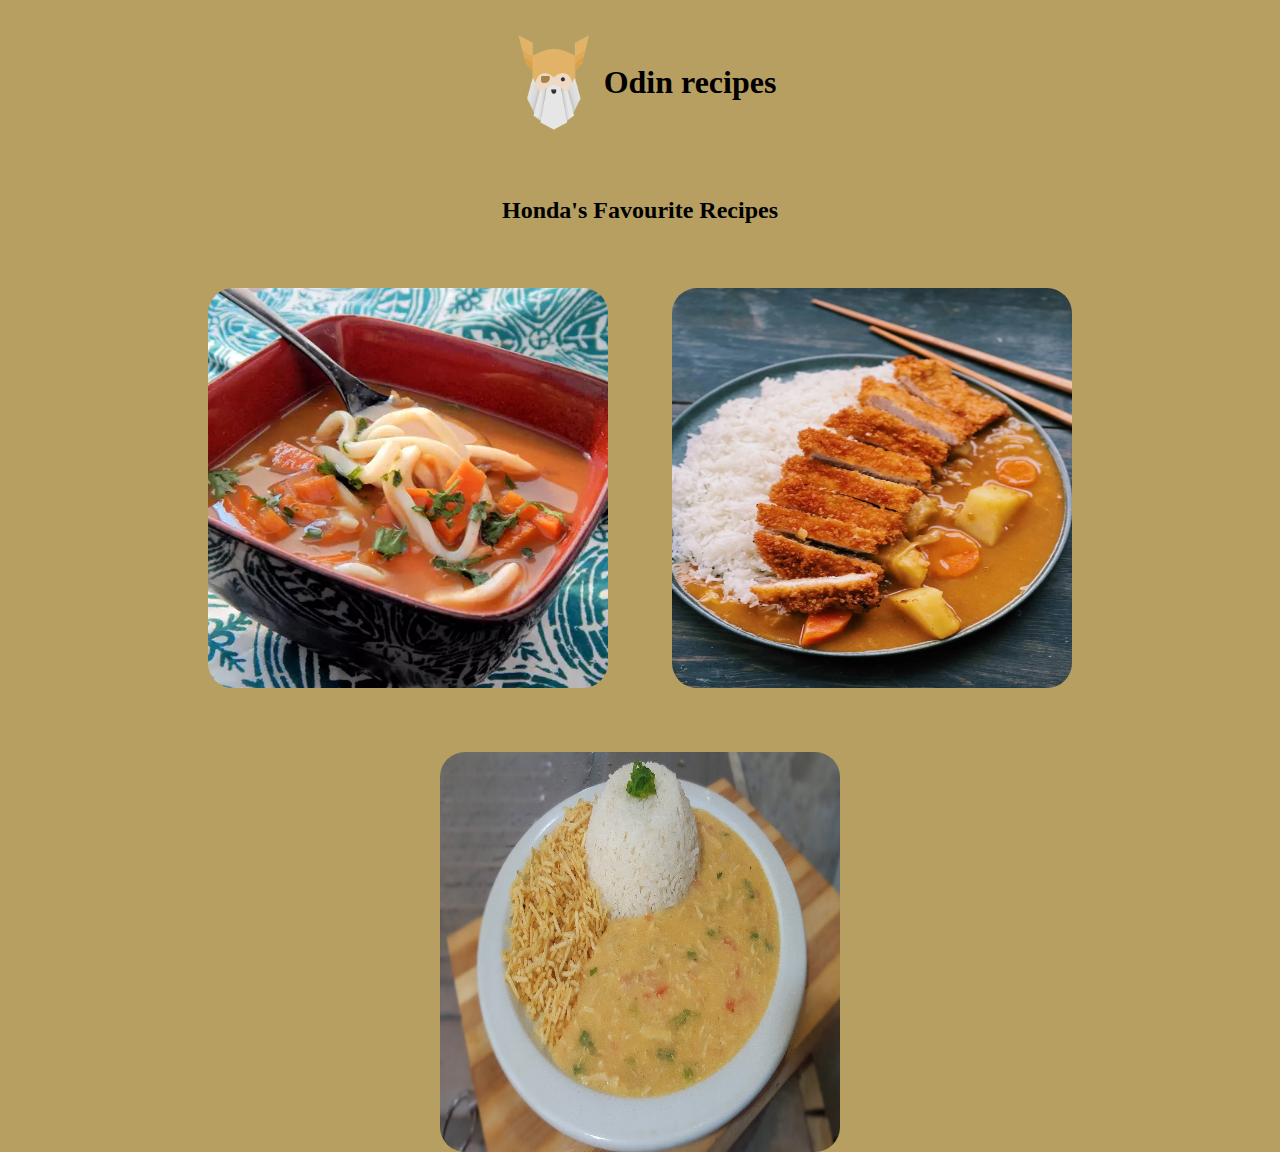
<file: index.html>
<!DOCTYPE html>
<html lang="en">
    <head>
        <meta charset="UTF-8">
        <meta name="viewport" content="width=device-width, initial-scale=1.0">
        <title>Odin Recipes</title>
        <link rel="stylesheet" href="./css/main.css">
    </head>
    <body>
        <header class="my-2">
            <img class="logo" 
                src="./assets/odin.png"
                alt="Odin Logo">
            <h1 class="text-center my-2">Odin recipes</h1>
        </header>
        <h2 class="text-center my-4">Honda's Favourite Recipes</h2>
        <div class="recipes-container">
            <a href="./recipes/Udon.html" class="recipe">
                <img class="rounded"
                src="./assets/image.png" 
                alt="Udon">

                <div class="slider rounded flex-center-col">
                    <h1 class="font-large title text-center text-black">Curry Udon</h1>
                    <p class="font-medium simple-text text-center px-4 my-2 text-black">A great Japanese winter noodle soup dish! Add udon to the curry broth all at once, or to each serving bowl.</p>
                </div>
            </a>
            <a href="./recipes/Kare_Katsu.html" class="recipe">
                <img class="rounded"
                src="./assets/kare_katsu.png" 
                alt="Kare Katsu">

                <div class="slider rounded flex-center-col">
                    <h1 class="font-large title text-center text-black">Kare Katsu</h1>
                    <p class="font-medium simple-text text-center px-4 my-2 text-black">Katsu curry is just a variation of Japanese curry with a chicken cutlet on top. I used a store-bought block of Japanese curry roux which is commonly used in Japanese households. Chicken Cutlet (Japanese version of chicken schnitzel) brings the Japanese curry up to the next level. It’s so delicious and filling.</p>
                </div>
            </a>
            <a href="./recipes/Bobo_de_Galinha.html" class="recipe">
                <img class="rounded"
                src="./assets/bobo_de_galhinha.jpg" 
                alt="Bobo de Galinha">

                <div class="slider rounded flex-center-col">
                    <h1 class="font-large title text-center text-black">Bobo de Galinha</h1>
                    <p class="font-medium simple-text text-center px-4 my-2 text-black">Bobo de Galinha is a very popular dish made in Brazil.</p>
                </div>
            </a>
        </div>
    </body>
</html>
</file>
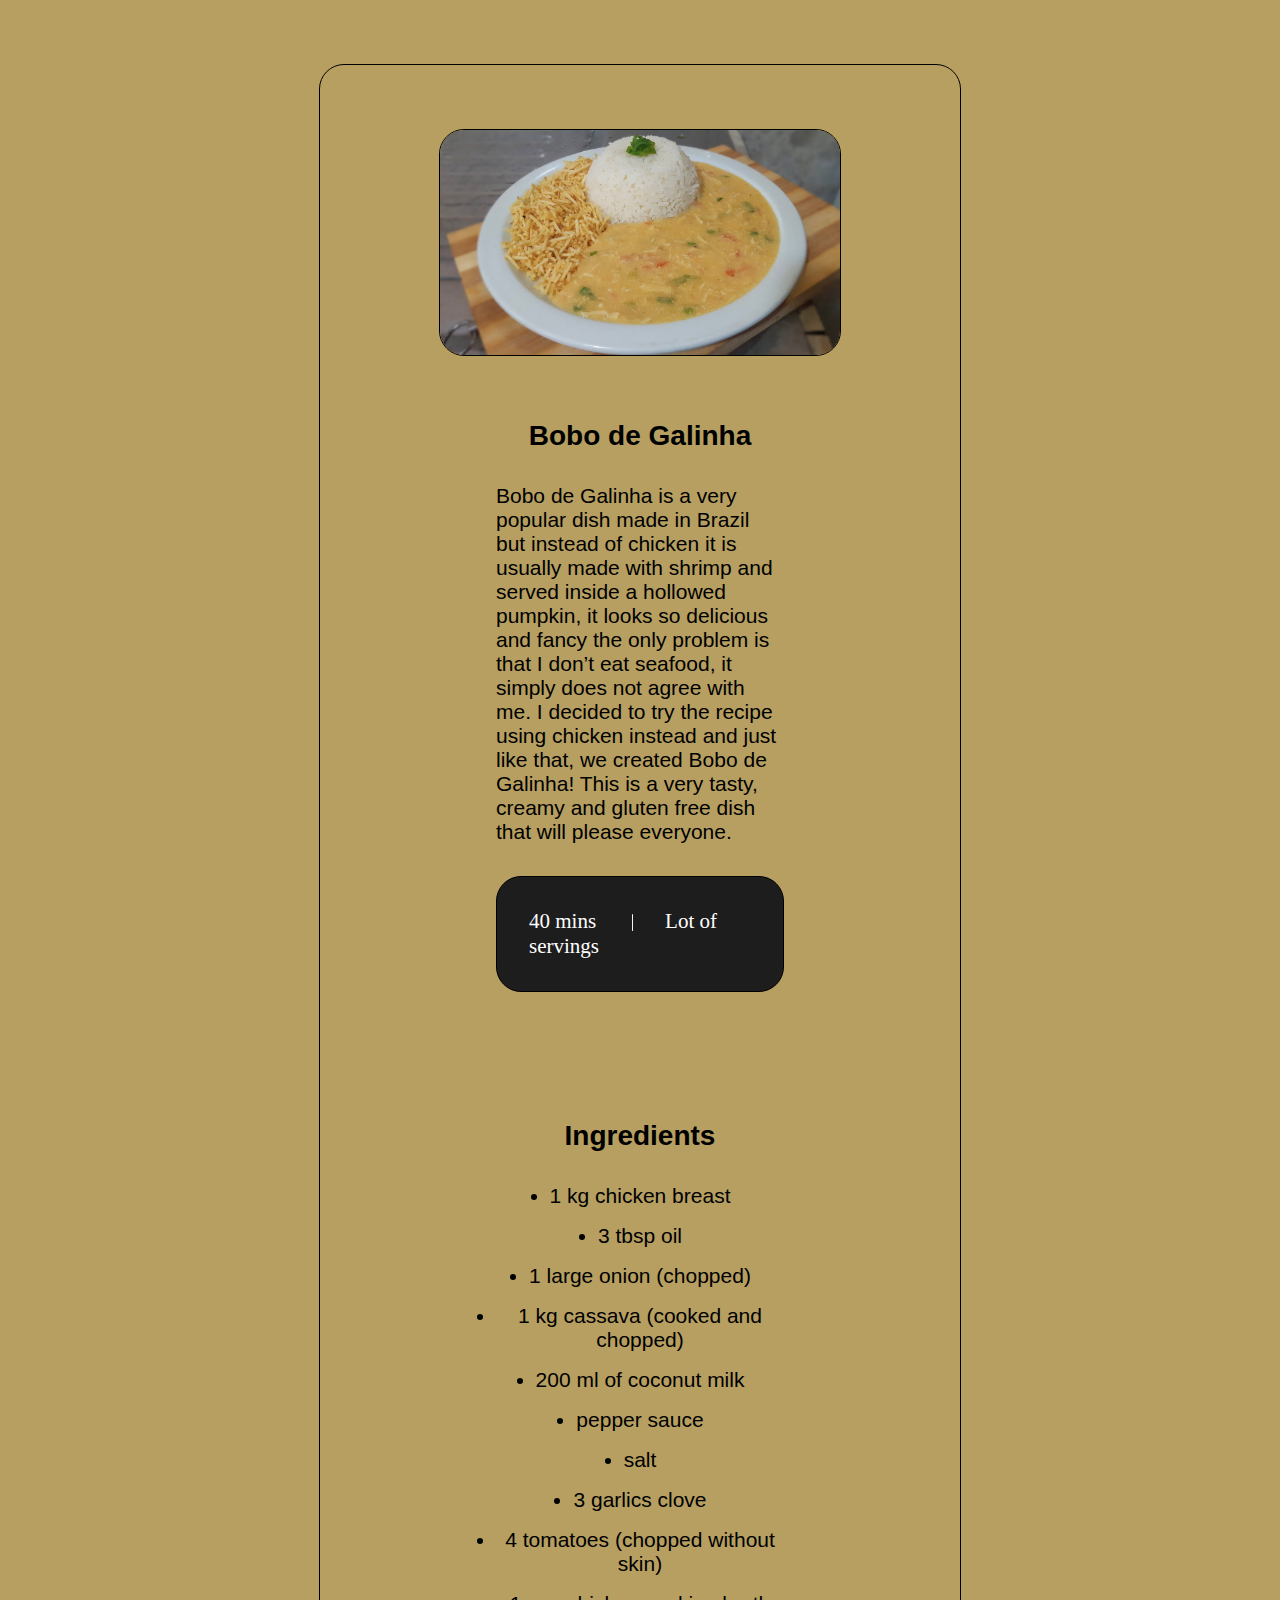
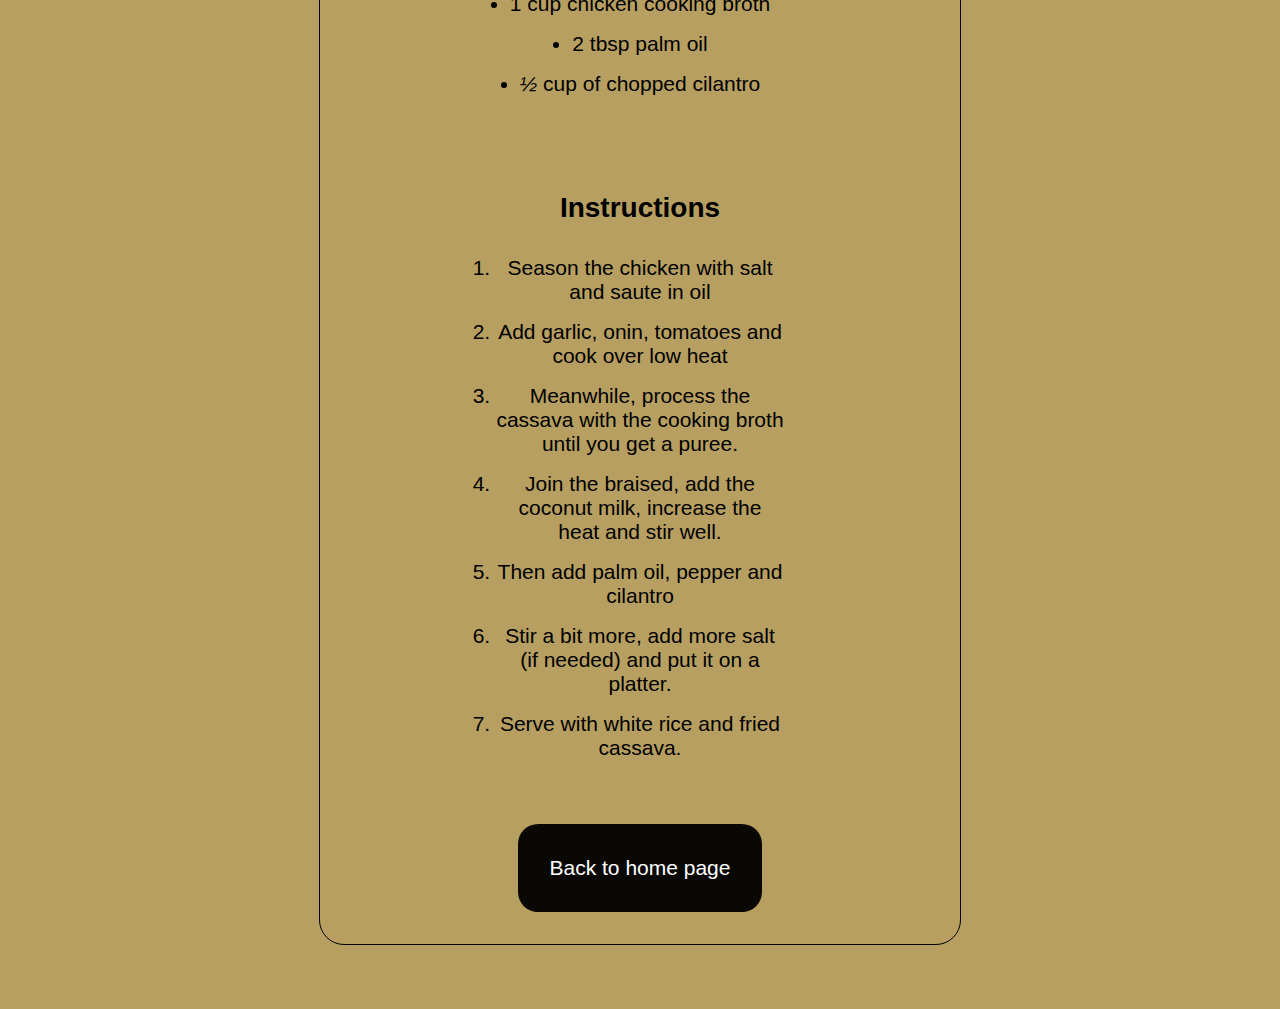
<file: recipes/Bobo_de_Galinha.html>
<!DOCTYPE html>
<html lang="en">
    <head>
        <meta charset="UTF-8">
        <meta name="viewport" content="width=device-width, initial-scale=1.0">
        <title>Bobo de Galinha | Odin Recipes</title>
        <link rel="stylesheet" href="../css/main.css">
    </head>
    <body class="flex-center">
        <main class="flex-center-col my-4 rounded recipe-card">
            <div class="flex-center-col section my-2">
                <img class="rounded food my-2" 
                    src="../assets/bobo_de_galhinha.jpg" 
                    alt="Bobo de Galinha">
                <h1 class="font-large title my-2">Bobo de Galinha</h1>
                <p class="font-medium simple-text">Bobo de Galinha is a very popular dish made in Brazil but instead of chicken it is usually made with shrimp and served inside a hollowed pumpkin, it looks so delicious and fancy the only problem is that I don’t eat seafood, it simply does not agree with me. I decided to try the recipe using chicken instead and just like that, we created Bobo de Galinha! This is a very tasty, creamy and gluten free dish that will please everyone.</p>
                <div class="decorated-section rounded my-2 text-white">
                    <span class="font-medium">40 mins</span>
                    <span class="spacer mx-2"></span>
                    <span class="font-medium">Lot of servings</span>
                </div>
            </div>
            <div class="flex-center-col section my-2">
                <h2 class="font-large title my-2">Ingredients</h2>
                <ul class="flex-center-col gap-1 text-center">
                    <li class="font-medium simple-text">1 kg chicken breast</li>
                    <li class="font-medium simple-text">3 tbsp oil</li>
                    <li class="font-medium simple-text">1 large onion (chopped)</li>
                    <li class="font-medium simple-text">1 kg cassava (cooked and chopped)</li>
                    <li class="font-medium simple-text">200 ml of coconut milk</li>
                    <li class="font-medium simple-text">pepper sauce</li>
                    <li class="font-medium simple-text">salt</li>
                    <li class="font-medium simple-text">3 garlics clove</li>
                    <li class="font-medium simple-text">4 tomatoes (chopped without skin)</li>
                    <li class="font-medium simple-text">1 cup chicken cooking broth</li>
                    <li class="font-medium simple-text">2 tbsp palm oil</li>
                    <li class="font-medium simple-text"><em>&frac12;</em> cup of chopped cilantro</li>
                </ul>
            </div>
            <div class="flex-center-col section my-2">
                <h2 class="font-large title my-2">Instructions</h2>
                <ol class="flex-center-col gap-1 text-center">
                    <li class="font-medium simple-text">Season the chicken with salt and saute in oil</li>
                    <li class="font-medium simple-text">Add garlic, onin, tomatoes and cook over low heat</li>
                    <li class="font-medium simple-text">Meanwhile, process the cassava with the cooking broth until you get a puree.</li>
                    <li class="font-medium simple-text">Join the braised, add the coconut milk, increase the heat and stir well.</li>
                    <li class="font-medium simple-text">Then add palm oil, pepper and cilantro</li>
                    <li class="font-medium simple-text">Stir a bit more, add more salt (if needed) and put it on a platter.</li>
                    <li class="font-medium simple-text">Serve with white rice and fried cassava.</li>
                </ol>
            </div>
            <a class="font-medium simple-text my-2 simple-button text-white" href="../index.html">Back to home page</a>
        </main>
    </body>
</html>
</file>
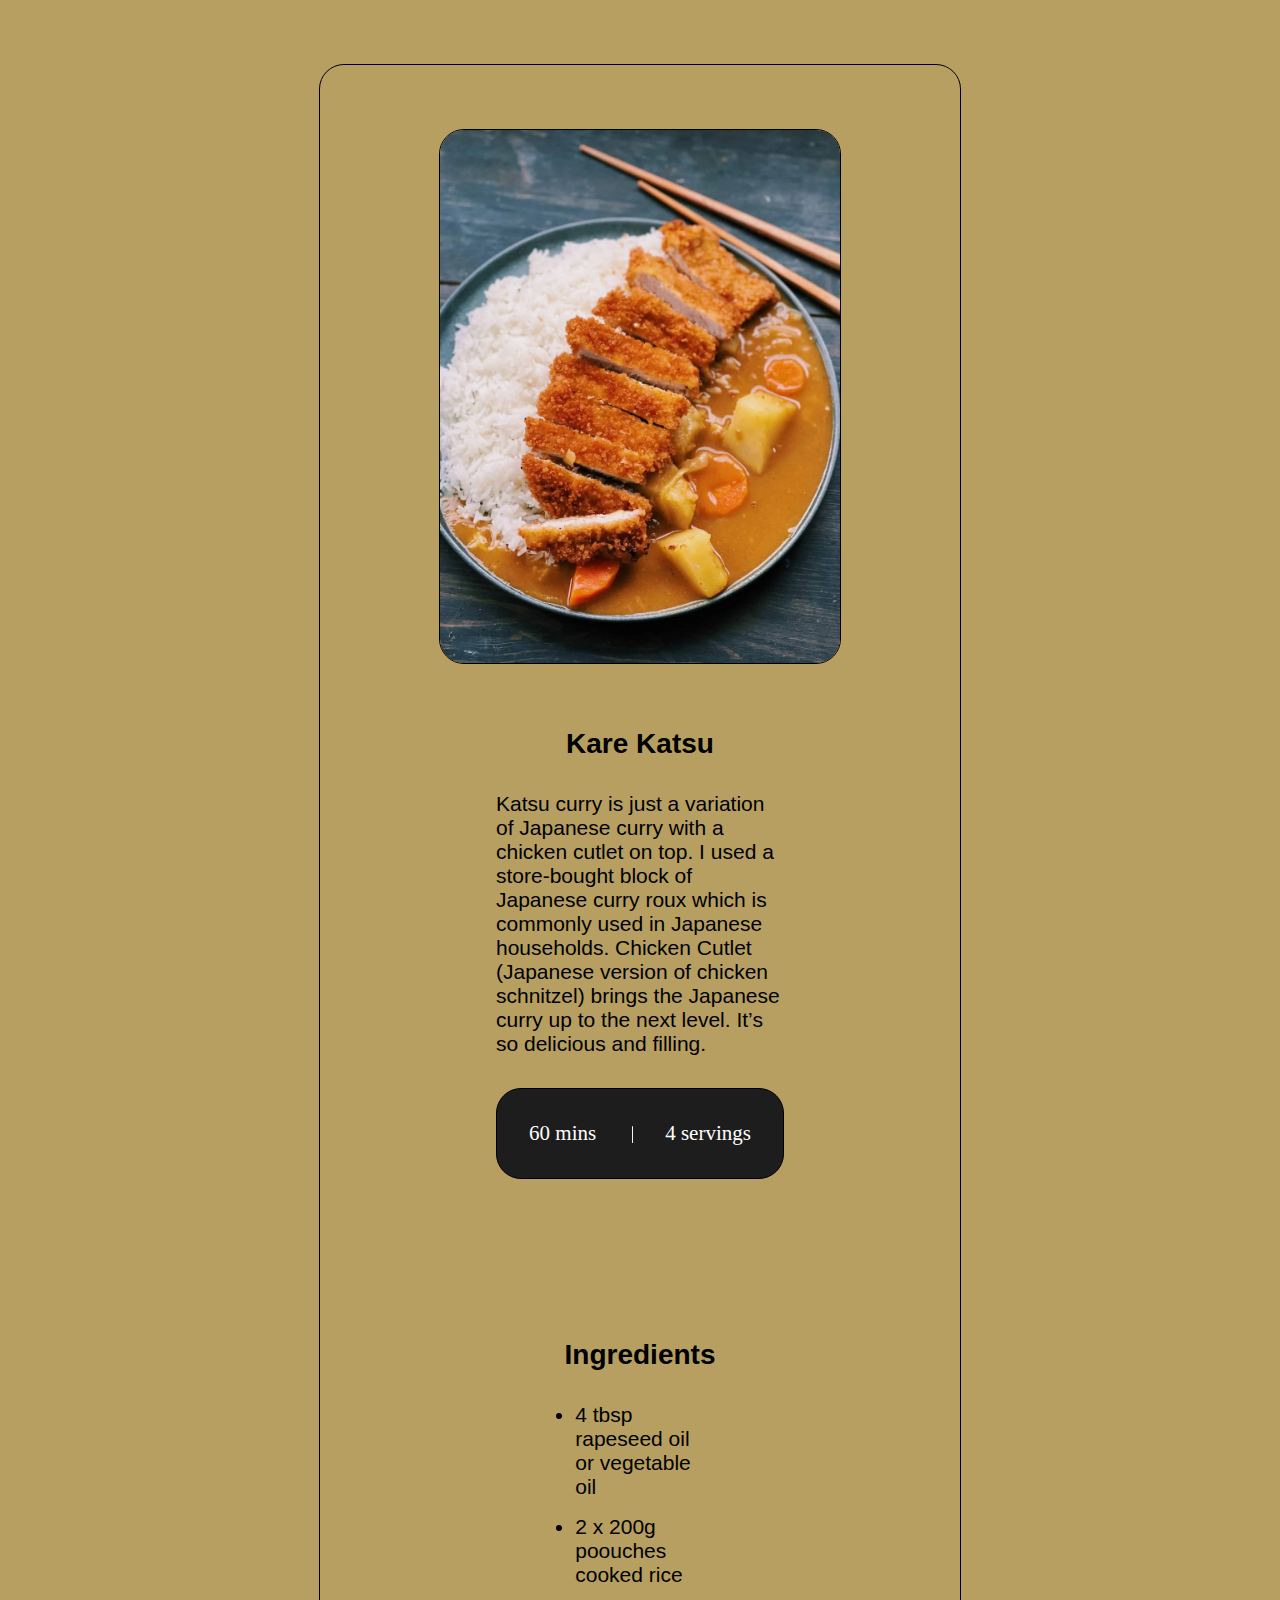
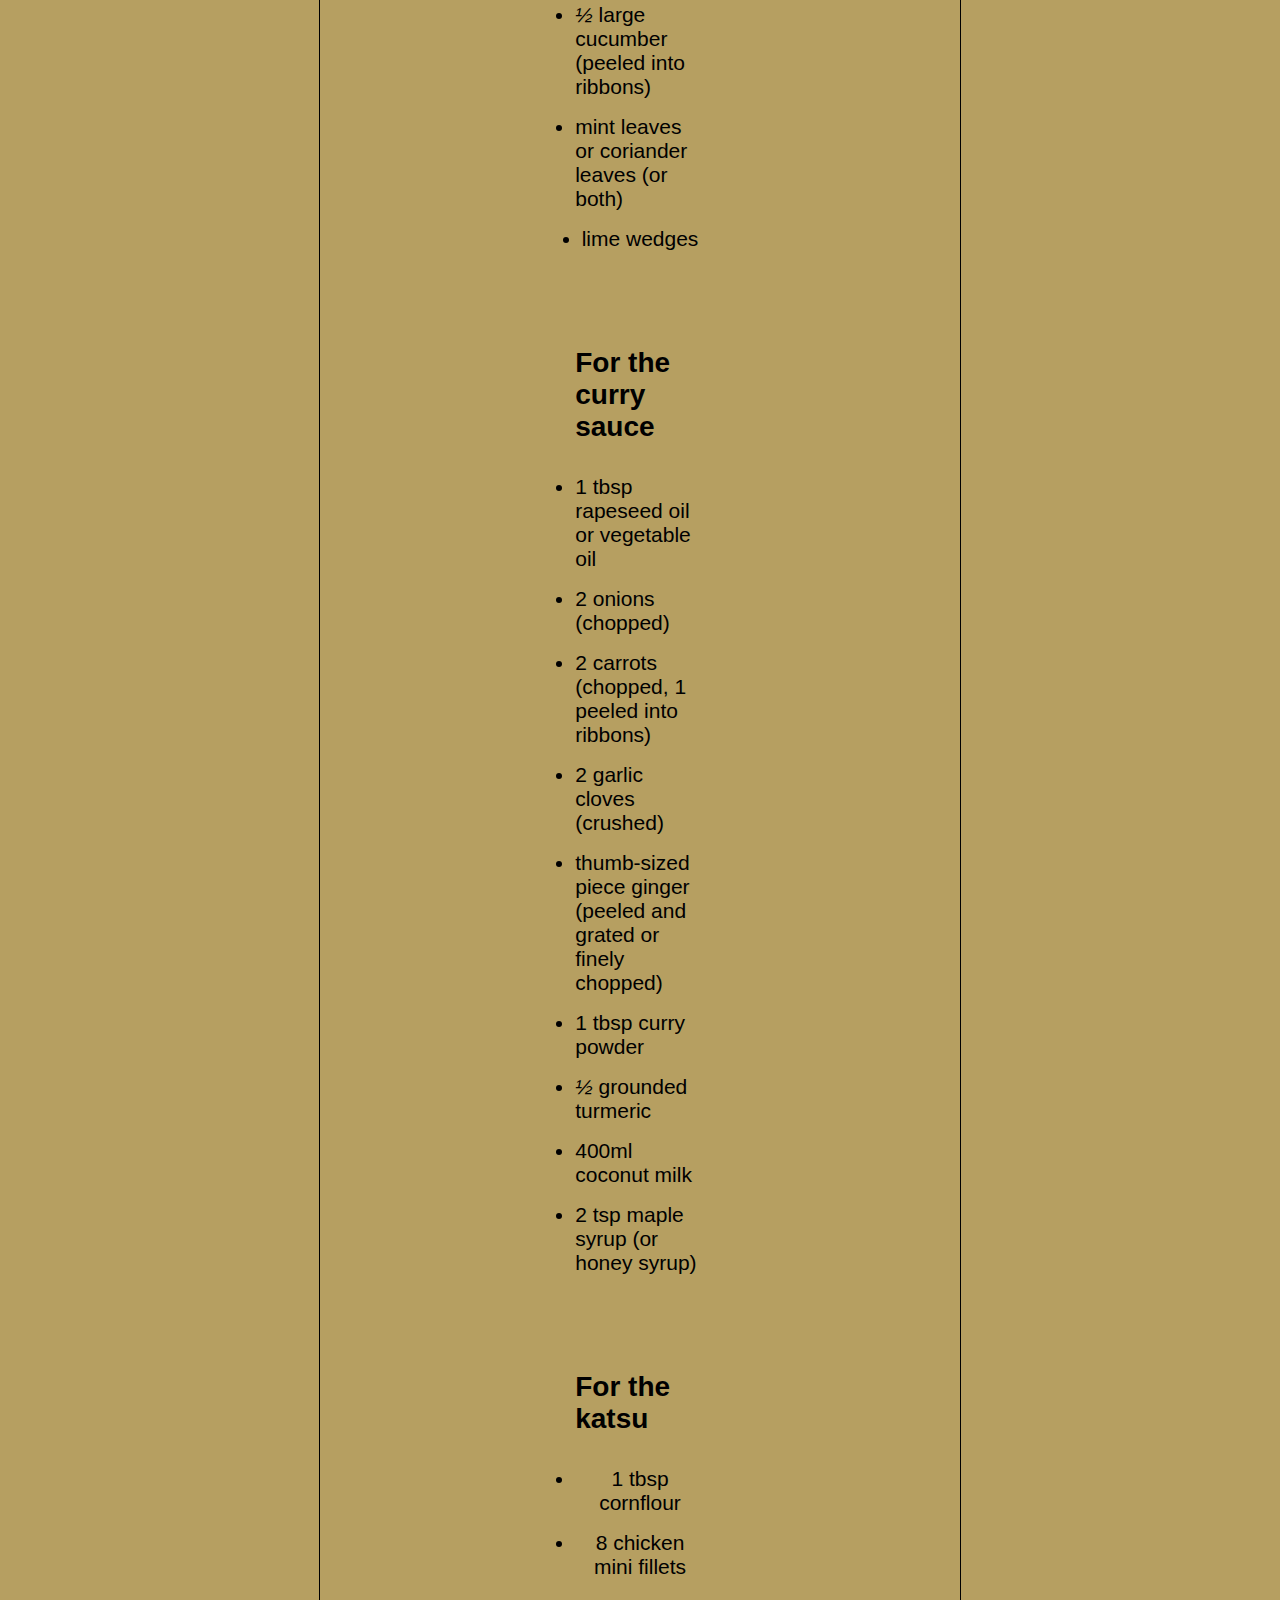
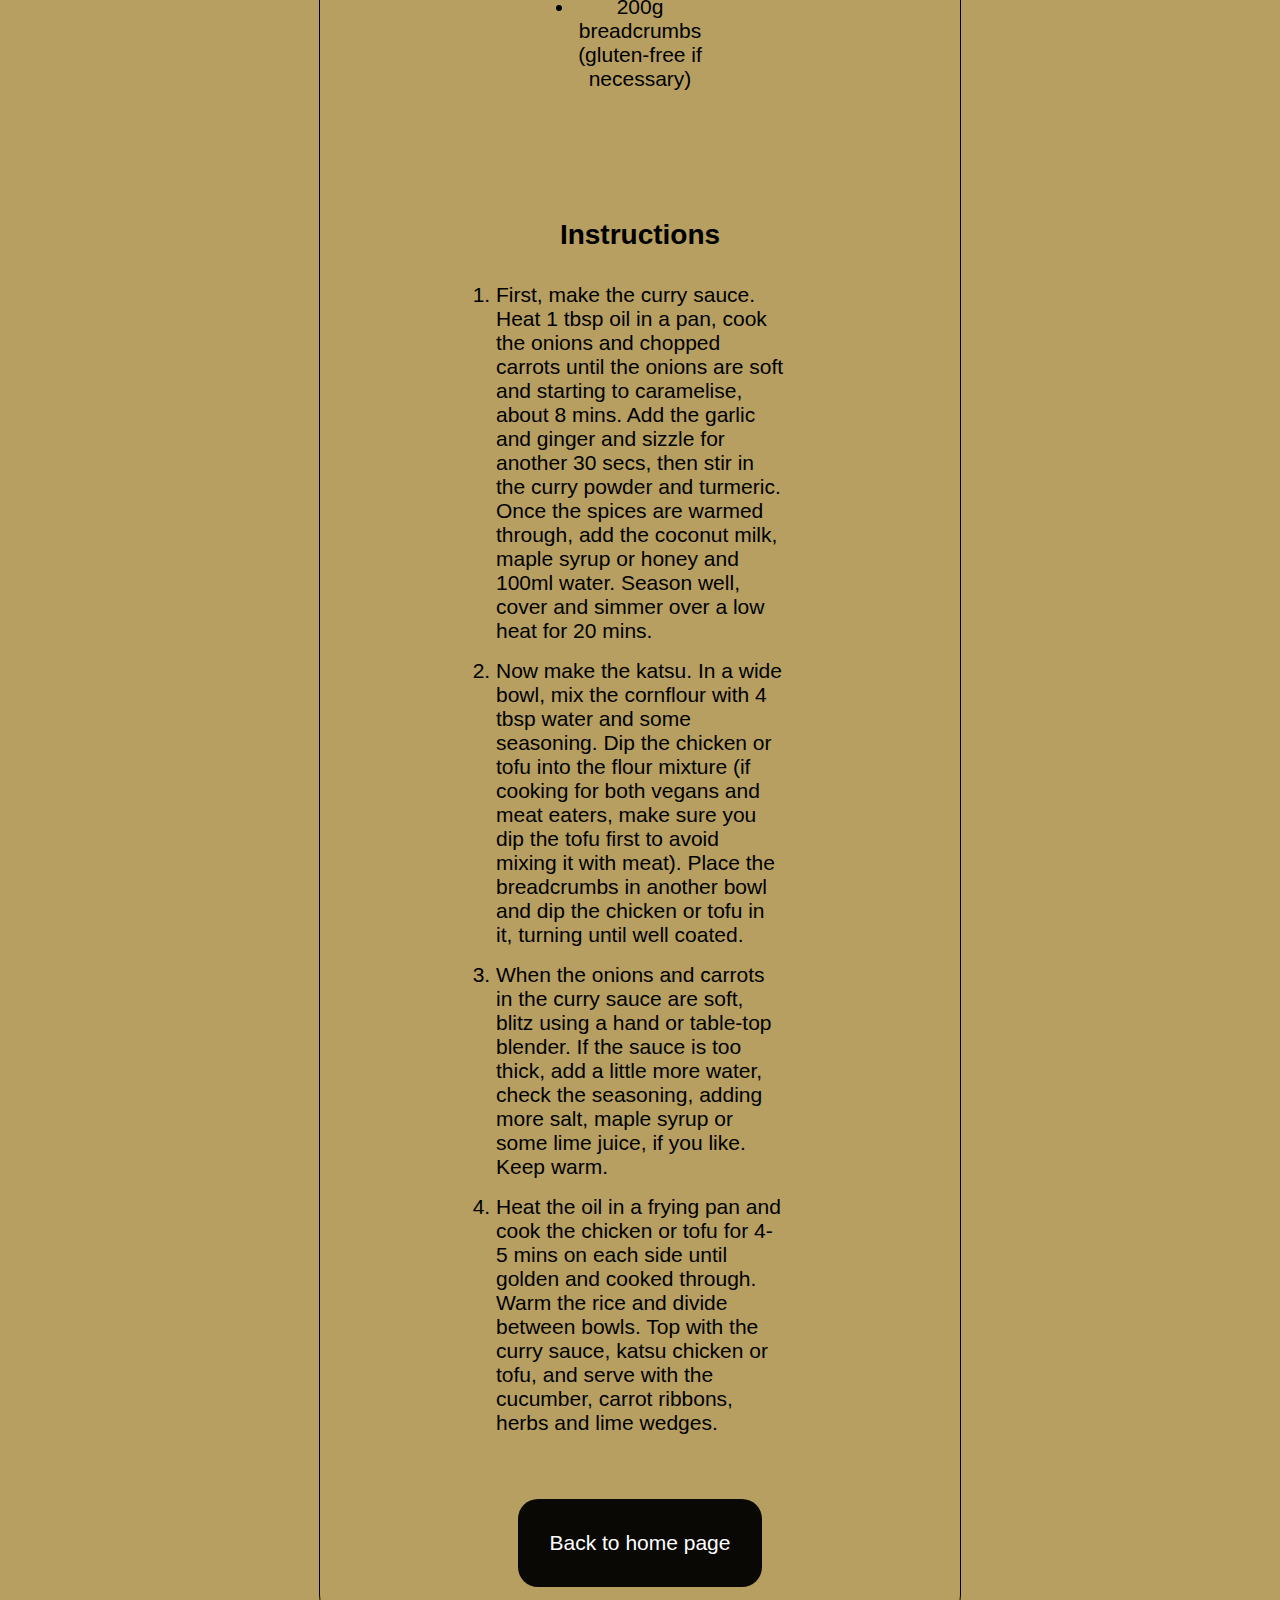
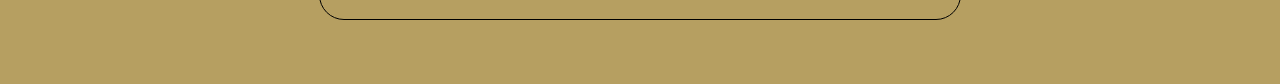
<file: recipes/Kare_Katsu.html>
<!DOCTYPE html>
<html lang="en">
    <head>
        <meta charset="UTF-8">
        <meta name="viewport" content="width=device-width, initial-scale=1.0">
        <title>Kare Katsu | Odin Recipes</title>
        <link rel="stylesheet" href="../css/main.css">
    </head>
    <body class="flex-center">
        <main class="flex-center-col my-4 rounded recipe-card">
            <div class="flex-center-col section my-2">
                <img class="rounded food my-2"
                    src="../assets/kare_katsu.png" 
                    alt="kare katsu">
                <h1 class="font-large title my-2">Kare Katsu</h1>
                <p class="font-medium simple-text">Katsu curry is just a variation of Japanese curry with a chicken cutlet on top. I used a store-bought block of Japanese curry roux which is commonly used in Japanese households. Chicken Cutlet (Japanese version of chicken schnitzel) brings the Japanese curry up to the next level. It’s so delicious and filling.</p>
                <div class="decorated-section rounded my-2 text-white">
                    <span class="font-medium">60 mins</span>
                    <span class="spacer mx-2"></span>
                    <span class="font-medium"> 4 servings</span>
                </div>
            </div>
            <div class="flex-center-col section my-2">
                <div class="flex-center-col section my-2">
                    <h2 class="font-large title my-2">Ingredients</h2>
                    <ul class="flex-center-col gap-1">
                        <li class="font-medium simple-text">4 tbsp rapeseed oil or vegetable oil</li>
                        <li class="font-medium simple-text">2 x 200g poouches cooked rice</li>
                        <li class="font-medium simple-text"><em>&frac12;</em> large cucumber (peeled into ribbons)</li>
                        <li class="font-medium simple-text">mint leaves or coriander leaves (or both)</li>
                        <li class="font-medium simple-text">lime wedges</li>
                    </ul>
                </div>
                <div class="flex-center-col section my-2">
                    <h3 class="font-large title my-2">For the curry sauce</h3>
                    <ul class="flex-center-col gap-1">
                        <li class="font-medium simple-text">1 tbsp rapeseed oil or vegetable oil</li>
                        <li class="font-medium simple-text">2 onions (chopped)</li>
                        <li class="font-medium simple-text">2 carrots (chopped, 1 peeled into ribbons)</li>
                        <li class="font-medium simple-text">2 garlic cloves (crushed)</li>
                        <li class="font-medium simple-text">thumb-sized piece ginger (peeled and grated or finely chopped)</li>
                        <li class="font-medium simple-text">1 tbsp curry powder</li>
                        <li class="font-medium simple-text"><em>&frac12;</em> grounded turmeric</li>
                        <li class="font-medium simple-text">400ml coconut milk</li>
                        <li class="font-medium simple-text">2 tsp maple syrup (or honey syrup)</li>
                    </ul>
                </div>
                <div class="flex-center-col section my-2">
                    <h3 class="font-large title my-2">For the katsu</h3>
                    <ul class="flex-center-col gap-1 text-center">
                        <li class="font-medium simple-text">1 tbsp cornflour</li>
                        <li class="font-medium simple-text">8 chicken mini fillets</li>
                        <li class="font-medium simple-text">200g breadcrumbs (gluten-free if necessary)</li>
                    </ul>
                </div>
            </div>
            <div class="flex-center-col section my-2">
                <h2 class="font-large title my-2">Instructions</h2>
                <ol class="flex-center-col gap-1">
                    <li class="font-medium simple-text">First, make the curry sauce. Heat 1 tbsp oil in a pan, cook the onions and chopped carrots until the onions are soft and starting to caramelise, about 8 mins. Add the garlic and ginger and sizzle for another 30 secs, then stir in the curry powder and turmeric. Once the spices are warmed through, add the coconut milk, maple syrup or honey and 100ml water. Season well, cover and simmer over a low heat for 20 mins.</li>
                    <li class="font-medium simple-text">Now make the katsu. In a wide bowl, mix the cornflour with 4 tbsp water and some seasoning. Dip the chicken or tofu into the flour mixture (if cooking for both vegans and meat eaters, make sure you dip the tofu first to avoid mixing it with meat). Place the breadcrumbs in another bowl and dip the chicken or tofu in it, turning until well coated.</li>
                    <li class="font-medium simple-text">When the onions and carrots in the curry sauce are soft, blitz using a hand or table-top blender. If the sauce is too thick, add a little more water, check the seasoning, adding more salt, maple syrup or some lime juice, if you like. Keep warm.</li>
                    <li class="font-medium simple-text">Heat the oil in a frying pan and cook the chicken or tofu for 4-5 mins on each side until golden and cooked through. Warm the rice and divide between bowls. Top with the curry sauce, katsu chicken or tofu, and serve with the cucumber, carrot ribbons, herbs and lime wedges.</li>
                </ol>
            </div>
            <a class="font-medium simple-text my-2 simple-button text-white" href="../index.html">Back to home page</a>
        </main>
    </body>
</html>
</file>
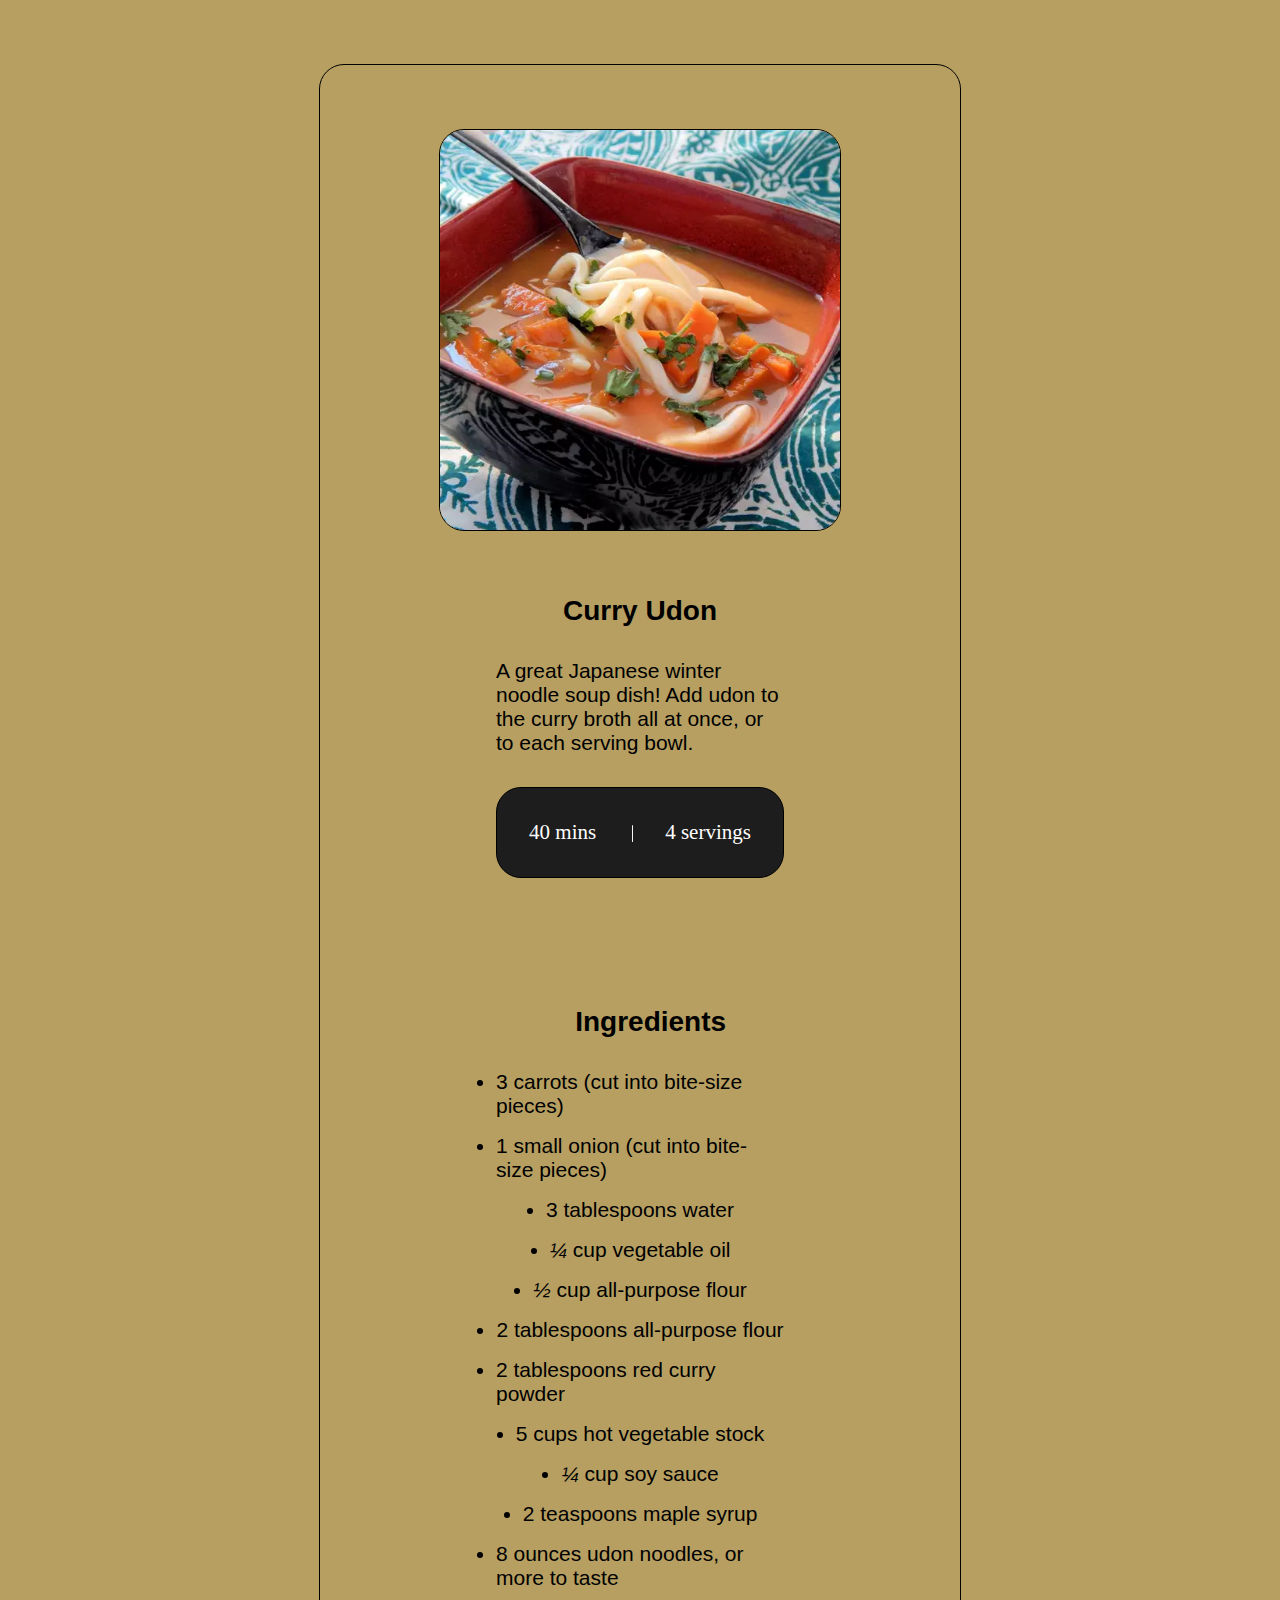
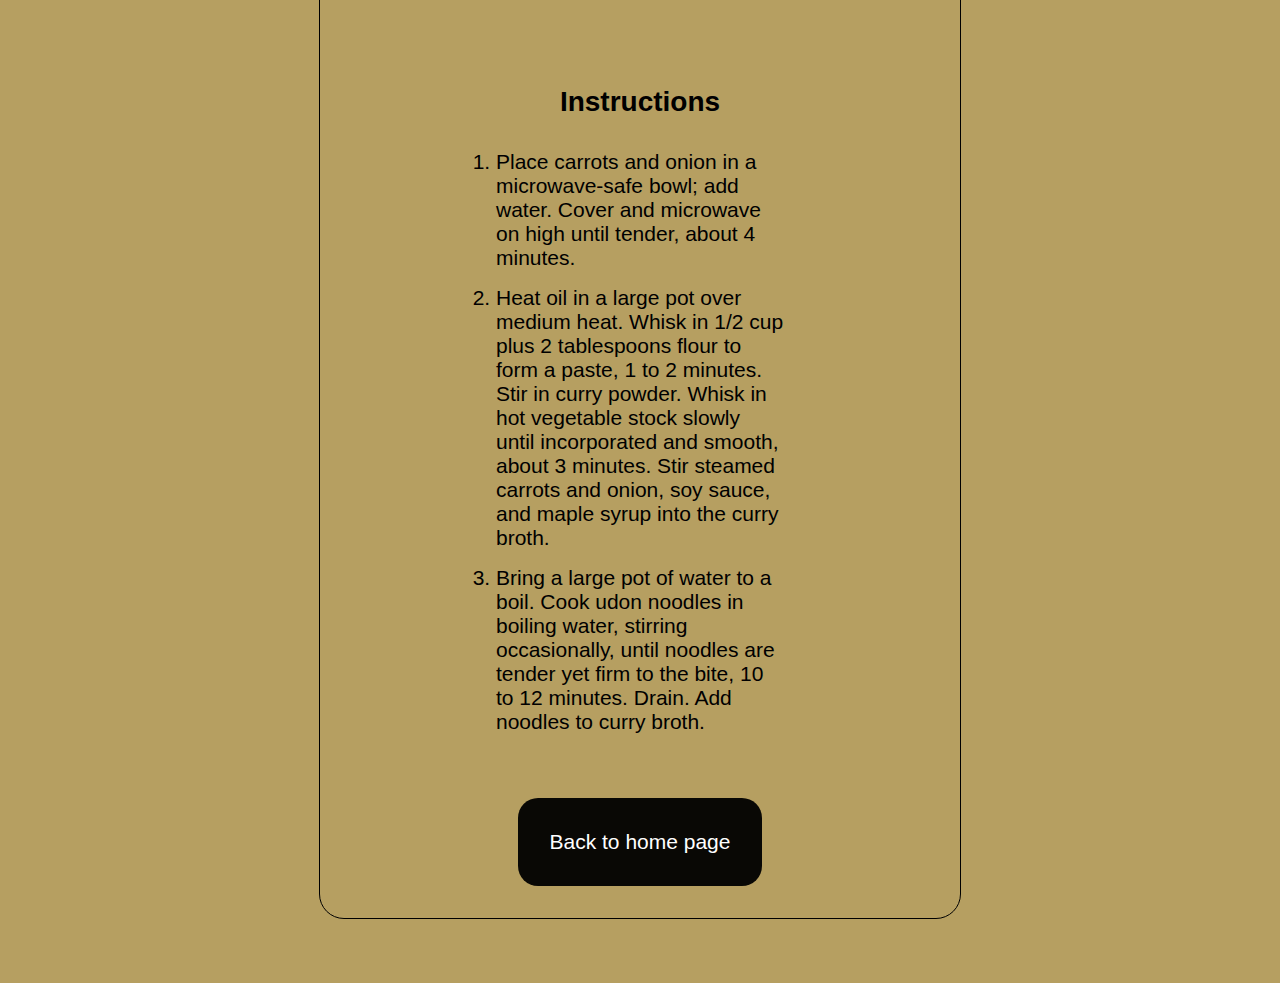
<file: recipes/Udon.html>
<!DOCTYPE html>
<html lang="en">
    <head>
        <meta charset="UTF-8">
        <meta name="viewport" content="width=device-width, initial-scale=1.0">
        <title>Udon Recipe | Odin Recipes</title>
        <link rel="stylesheet" href="../css/main.css">
    </head>
    <body class="flex-center">
        <main class="flex-center-col my-4 rounded recipe-card">
            <div class="flex-center-col section my-2">
                <img class="rounded food my-2" src="../assets/image.png" alt="curry udon">
                <h1 class="font-large title my-2">Curry Udon</h1>
                <p class="font-medium simple-text">A great Japanese winter noodle soup dish! Add udon to the curry broth all at once, or to each serving bowl.</p>
                <div class="decorated-section rounded my-2 text-white">
                    <span class="font-medium">40 mins</span>
                    <span class="spacer mx-2"></span>
                    <span class="font-medium"> 4 servings</span>
                </div>
            </div>
            <div class="flex-center-col section my-2">
                <h2 class="font-large title section my-2">Ingredients</h2>
                <ul class="flex-center-col gap-1">
                    <li class="font-medium simple-text">3 carrots (cut into bite-size pieces)</li>
                    <li class="font-medium simple-text">1 small onion (cut into bite-size pieces)</li>
                    <li class="font-medium simple-text">3 tablespoons water</li>
                    <li class="font-medium simple-text"><em>&frac14;</em> cup vegetable oil</li>
                    <li class="font-medium simple-text"><em>&frac12;</em> cup all-purpose flour</li>
                    <li class="font-medium simple-text">2 tablespoons all-purpose flour</li>
                    <li class="font-medium simple-text">2 tablespoons red curry powder</li>
                    <li class="font-medium simple-text">5 cups hot vegetable stock</li>
                    <li class="font-medium simple-text"><em>&frac14;</em> cup soy sauce</li>
                    <li class="font-medium simple-text">2 teaspoons maple syrup</li>
                    <li class="font-medium simple-text">8 ounces udon noodles, or more to taste</li>
                </ul>
            </div>
            <div class="flex-center-col section my-2">
                <h2 class="font-large title my-2">Instructions</h2>
                <ol class="flex-center-col gap-1">
                    <li class="font-medium simple-text">Place carrots and onion in a microwave-safe bowl; add water. Cover and microwave on high until tender, about 4 minutes.</li>
                    <li class="font-medium simple-text">Heat oil in a large pot over medium heat. Whisk in 1/2 cup plus 2 tablespoons flour to form a paste, 1 to 2 minutes. Stir in curry powder. Whisk in hot vegetable stock slowly until incorporated and smooth, about 3 minutes. Stir steamed carrots and onion, soy sauce, and maple syrup into the curry broth.</li>
                    <li class="font-medium simple-text">Bring a large pot of water to a boil. Cook udon noodles in boiling water, stirring occasionally, until noodles are tender yet firm to the bite, 10 to 12 minutes. Drain. Add noodles to curry broth.</li>
                </ol>
            </div>
            <a class="font-medium simple-text my-2 simple-button text-white" href="../index.html">Back to home page</a>
        </main>
    </body> 
</html>
</file>
<file: css/main.css>
@import url('./utilities.css');

* {
    margin: 0;
    padding: 0;
}

body, html {
    background: rgb(182, 159, 97);
    width: 100%;
    height: auto;
}

img {
    width: 400px;
    height: auto;
}

header {
    display: flex;
    align-items: center;
    justify-content: center;
}

header img {
    width: 100px;
}

.recipes-container {
    width: 100%;
    display: flex;
    align-items: center;
    justify-content: center;
    flex-wrap: wrap;
    gap: 4rem;
}

.recipe {
    height: 400px;
    display: flex;
    position: relative;
    overflow: hidden;

    transition: transform 250ms ease;
}

.slider {
    width: 100%;
    height: 100%;
    position: absolute;
    left: -350px;

    transition: left 500ms ease-in-out,
        background 500ms ease-in-out;
}

.recipe:hover {
    transform: scale(1.1);
}

.recipe:hover .slider {
    left: 0;
    background: rgba(200, 200, 200, 0.4);
}

.recipe-card {
    width: 50%;
    border: black 1px solid;
}

.food {
    border: solid 1px black;
}

.title {
    font-family: Arial, Helvetica, sans-serif;
}   

.simple-text {
    font-family: sans-serif;
}

.section {
    width: 45%;
}

.decorated-section {
    background: rgb(29, 29, 29);
    padding: 2rem;
    border: solid 1px black;
}
</file>
